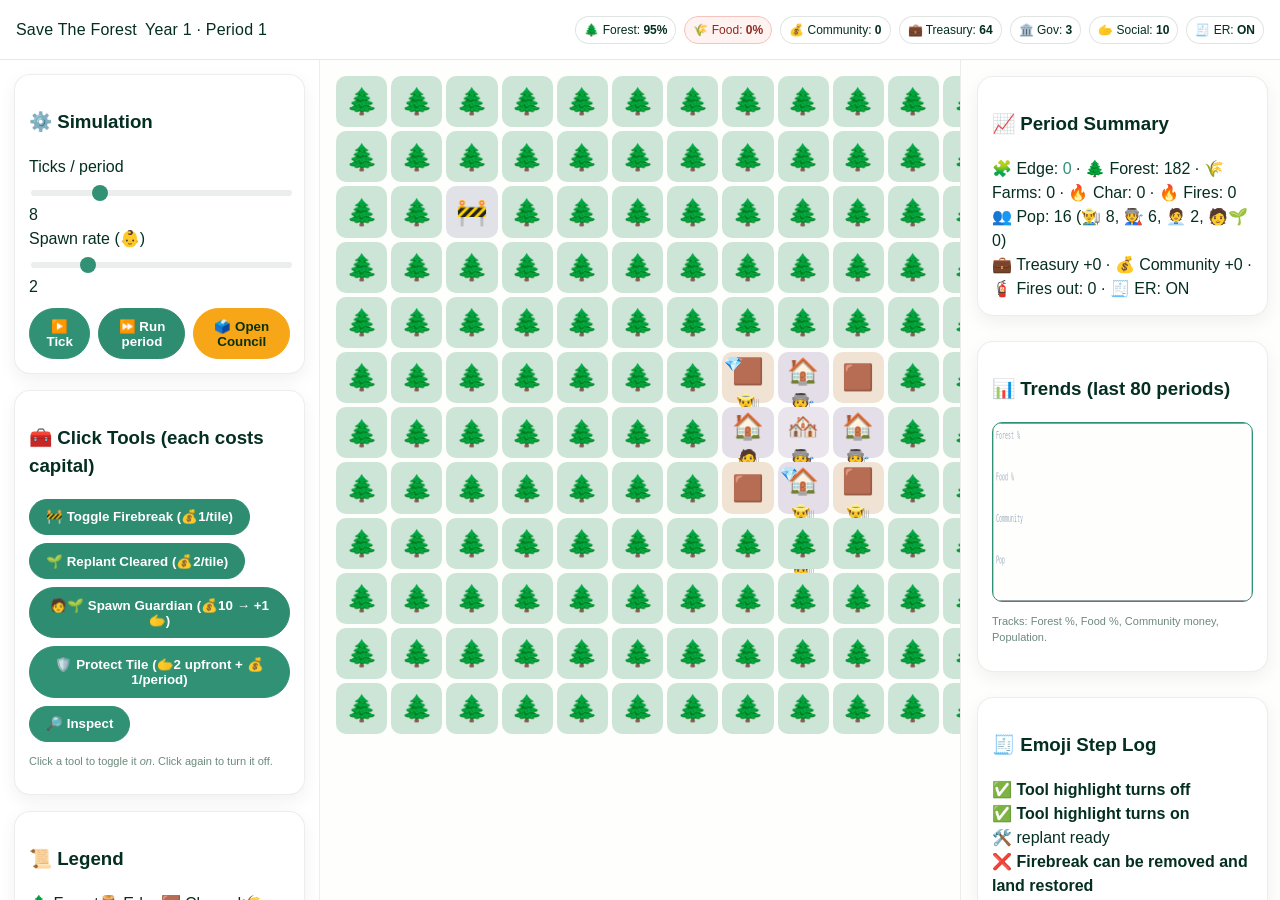
<file: index.html>
<!DOCTYPE html>
<html lang="en">
<head>
  <meta charset="utf-8" />
  <meta name="viewport" content="width=device-width, initial-scale=1" />
  <title>Save The Forest</title>

  <!-- Meta / Icons (optional: add your own assets) -->
  <meta name="theme-color" content="#319175" />
  <link rel="icon" href="/assets/ramo-favicon.png" />

  <!-- Styles -->
  <link rel="stylesheet" href="/styles.css" />
</head>
<body>
  <noscript>
    <div class="card" style="margin:16px">This game requires JavaScript to run.</div>
  </noscript>

  <!-- Header / HUD -->
  <header>
    <div class="title">Save The Forest<span id="season">Year 1 · Period 1</span>
    </div>
    <div class="hud" role="status" aria-live="polite">
      <span class="pill" id="pillForest">🌲 Forest: <b id="statForest">-</b></span>
      <span class="pill" id="pillFood">🌾 Food: <b id="statFood">-</b></span>
      <span class="pill" id="pillComm">💰 Community: <b id="statComm">0</b></span>
      <span class="pill">💼 Treasury: <b id="statMoney">50</b></span>
      <span class="pill">🏛️ Gov: <b id="statGov">3</b></span>
      <span class="pill">🫱 Social: <b id="statSoc">3</b></span>
      <span class="pill" id="pillER">🧾 ER: <b id="statER">off</b></span>
    </div>
  </header>

<!-- App -->
  <main class="app" id="app" role="main">
    <!-- Left Sidebar -->
    <aside class="left">
      <section class="card" aria-labelledby="sim-title">
        <h3 id="sim-title">⚙️ Simulation</h3>
        <label for="ticksPer">Ticks / period</label>
        <div>
          <input id="ticksPer" type="range" min="4" max="20" value="8" aria-describedby="ticksLbl" />
          <span id="ticksLbl">8</span>
        </div>
        <label for="spawnRate">Spawn rate (👶)</label>
        <div>
          <input id="spawnRate" type="range" min="0" max="10" value="2" aria-describedby="spawnLbl" />
          <span id="spawnLbl">2</span>
        </div>
        <div class="actions" aria-label="Simulation actions">
          <button type="button" class="btn" id="btnTick">▶️ Tick</button>
          <button type="button" class="btn good" id="btnRun">⏩ Run period</button>
          <button type="button" class="btn warn" id="btnCouncil">🗳️ Open Council</button>
        </div>
      </section>

      <section class="card" aria-labelledby="tools-title">
        <h3 id="tools-title">🧰 Click Tools (each costs capital)</h3>
        <div class="tool-list">
          <button type="button" class="btn good" id="toolFirebreak" aria-pressed="false">🚧 Toggle Firebreak (💰1/tile)</button>
          <button type="button" class="btn good" id="toolReplant" aria-pressed="false">🌱 Replant Cleared (💰2/tile)</button>
          <button type="button" class="btn good" id="toolGuardian">🧑‍🌱 Spawn Guardian (💰10 → +1🫱)</button>
          <button type="button" class="btn" id="toolProtect" aria-pressed="false">🛡️ Protect Tile (🫱2 upfront + 💰1/period)</button>
          <button type="button" class="btn" id="toolInspect" aria-pressed="false">🔎 Inspect</button>
        </div>
        <p class="hint">Click a tool to toggle it <em>on</em>. Click again to turn it off.</p>
      </section>

      <section class="card" aria-labelledby="legend-title">
        <h3 id="legend-title">📜 Legend</h3>
        <div class="legend" aria-label="Legend">
          <span>🌲 Forest</span><span>🪵 Edge</span><span>🟫 Cleared</span><span>🌾 Farm</span><span>🔥 Char</span><span>🚧 Firebreak</span>
          <span>🏘️ Village</span><span>🏠 Hut</span><span>🌱 Replant</span><span>🧑‍🌱 Guardian</span><span>🛡️ Protected</span><span>🔥 Fire (wild)</span>
        </div>
      </section>

      <section class="card" aria-labelledby="goals-title">
        <h3 id="goals-title">🎯 Goals</h3>
        <p class="hint">Lose if 🌲 &lt;20% or 🌾 &lt;30% for 3 consecutive periods. Win: keep 🌲 &gt;40% after 10 years with growing 💰 community.</p>
      </section>

      <section class="card" aria-labelledby="tests-title">
        <h3 id="tests-title">🧪 Tests</h3>
        <div class="hint" id="testbar">Will run on load…</div>
      </section>
    </aside>

    <!-- Center + Right -->
    <section class="right">
      <div class="boardWrap">
        <div id="board" class="board" role="grid" aria-label="Game board"></div>

        <!-- Fixed right panel -->
        <div class="sidepanel">
          <section class="card" aria-labelledby="summary-title">
            <h3 id="summary-title">📈 Period Summary</h3>
            <div id="summary">—</div>
          </section>

          <section class="card" aria-labelledby="trends-title">
            <h3 id="trends-title">📊 Trends (last 80 periods)</h3>
            <canvas id="trend" width="520" height="180" aria-label="Trends chart"></canvas>
            <p class="hint">Tracks: Forest %, Food %, Community money, Population.</p>
          </section>

          <section class="card" aria-labelledby="log-title">
            <h3 id="log-title">🧾 Emoji Step Log</h3>
            <div class="log" id="log" aria-live="polite"></div>
          </section>
        </div>
      </div>
    </section>
  </main>

  <!-- Council Modal -->
  <div class="modal" id="councilModal" role="dialog" aria-modal="true" aria-labelledby="council-title">
    <div class="dialog">
      <h2 id="council-title">🏛️ Period Council — Interventions (spend capitals)</h2>

      <div class="council">
        <div class="card" style="margin:0">
          <b>📜 Land Tenure</b>
          <div class="hint">Cost: 🏛️2 + 🫱1. Enables consolidation & value chains.</div>
          <button type="button" class="btn" data-action="tenure">Launch</button>
        </div>
        <div class="card" style="margin:0">
          <b>🌾 Value Chains</b>
          <div class="hint">Cost: 🫱2 + 💰25. Convert 3 👨‍🌾 to high-value farmers.</div>
          <button type="button" class="btn" data-action="valueChains">Introduce</button>
        </div>
        <div class="card" style="margin:0">
          <b>🌾 Consolidate Farms</b>
          <div class="hint">Cost: 🫱2 + 🏛️1. Requires Tenure.</div>
          <button type="button" class="btn" data-action="consolidate">Apply</button>
        </div>
        <div class="card" style="margin:0">
          <b>🧑‍🌱 Guardians (x3)</b>
          <div class="hint">Cost: 💰40. Patrol, replant, fight fires, deter.</div>
          <button type="button" class="btn" data-action="guardians">Hire</button>
        </div>
        <div class="card" style="margin:0">
          <b>🚧 Firebreak Network</b>
          <div class="hint">Cost: 💰25 + 🫱1. Slows edge/fire spread.</div>
          <button type="button" class="btn" data-action="firebreaks">Build</button>
        </div>
        <div class="card" style="margin:0">
          <b>💵 Pay-to-Not-Cut (ER)</b>
          <div class="hint">Cost: 💰20. 30% fewer cuts next period. Earn 10💰 (+1🫱).</div>
          <button type="button" class="btn" data-action="er">Start</button>
        </div>
        <div class="card" style="margin:0">
          <b>🌱 Replanting Drive</b>
          <div class="hint">Cost: 💰30. Convert 8 🟫 → 🌱 → 🌲 (+15💰 later).</div>
          <button type="button" class="btn" data-action="replantDrive">Plant</button>
        </div>
        <div class="card" style="margin:0">
          <b>🧑‍💼 Entrepreneur Shift</b>
          <div class="hint">Cost: 💰20. 1 🧑‍💼 funds guardians instead of cutters.</div>
          <button type="button" class="btn" data-action="entShift">Persuade</button>
        </div>
      </div>

      <div class="actions">
        <button type="button" class="btn" id="closeCouncil">Done</button>
      </div>
    </div>
  </div>

  <script src="/game.js" defer></script>
</body>
</html>
</file>
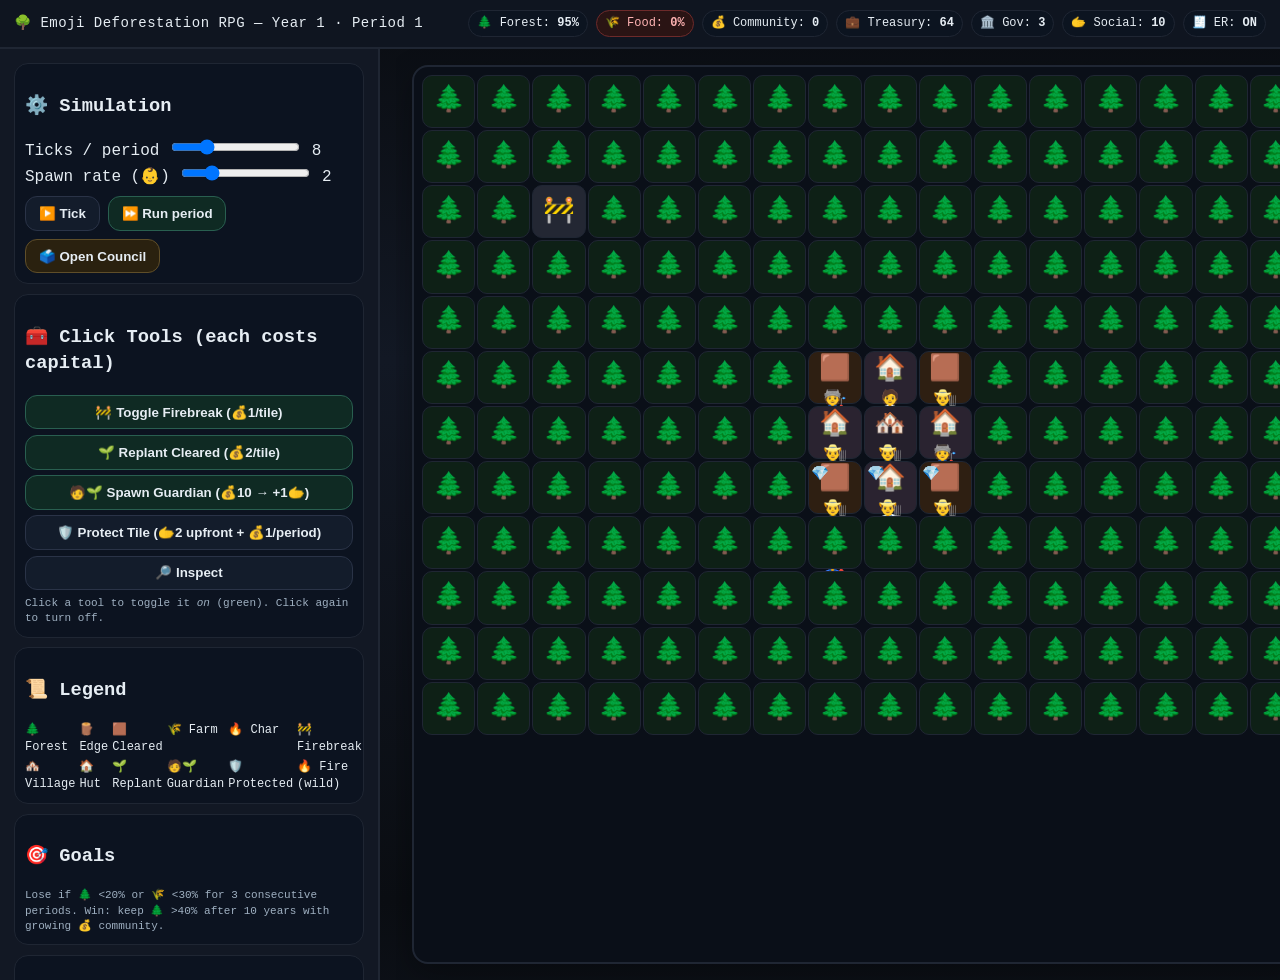
<file: emoji_deforestation_rpg_run (1).html>
<!DOCTYPE html>
<html lang="en">
<head>
<meta charset="utf-8" />
<meta name="viewport" content="width=device-width, initial-scale=1" />
<title>🌳 Emoji Deforestation RPG — v9</title>
<style>
  :root{
    --bg:#0b0e13; --panel:#121824; --ink:#e6edf3; --muted:#9fb0c1; --accent:#6be675; --warn:#f8b84e; --bad:#ff6b6b; --good:#6be6b7;
    --tile:3.2rem; --gap:.25rem;
  }
  html,body{height:100%}
  body{margin:0;background:linear-gradient(180deg,#0a0d12,#121824 40%,#0a0d12);color:var(--ink);font:16px/1.4 "Press Start 2P", ui-monospace, Menlo, Monaco, Consolas, "Courier New", monospace}
  @font-face{font-family:'Press Start 2P';src:local('Courier New')}
  .app{display:grid;grid-template-columns:380px 1fr;gap:1rem;height:100%}
  .left{background:var(--panel);padding:14px;border-right:2px solid #1f2633;display:flex;flex-direction:column;overflow:auto}
  .right{display:flex;flex-direction:column}
  header{display:flex;align-items:center;gap:.6rem;padding:10px 14px;border-bottom:2px solid #1f2633;background:#0f1520}
  header .title{font-size:14px;letter-spacing:.5px}
  .hud{display:flex;gap:.5rem;align-items:center;margin-left:auto}
  .pill{padding:.25rem .5rem;border-radius:999px;background:#0c1420;border:1px solid #1f2633;font-size:12px}
  .pill.red{background:#2a1414;border-color:#6d2a2a;color:#ffb3b3}
  .stats{display:grid;grid-template-columns:repeat(3,1fr);gap:.25rem;margin-top:.5rem}
  .stat{background:#0c1220;border:1px solid #1f2633;padding:.5rem;border-radius:10px;text-align:center}
  .stat b{display:block;font-size:12px;color:var(--muted)}
  .meter{height:8px;background:#0b1322;border:1px solid #1f2633;border-radius:6px;overflow:hidden;margin-top:.4rem}
  .meter > i{display:block;height:100%;background:linear-gradient(90deg,var(--accent),#48c2ff);width:30%}
  .card{background:#0c1320;border:1px solid #1f2633;border-radius:14px;padding:10px;margin-bottom:.6rem}
  .btn{appearance:none;border:1px solid #2a3347;background:#131c2b;color:var(--ink);padding:.55rem .8rem;border-radius:12px;font-weight:700;cursor:pointer;transition:.15s}
  .btn.good{border-color:#295f50;background:#0f2a23}
  .btn.warn{border-color:#5f4e29;background:#2a210f}
  .btn:disabled{opacity:.45;cursor:not-allowed;filter:grayscale(.2)}
  /* tool selection highlight */
  .btn.is-on{box-shadow:0 0 0 2px var(--accent) inset, 0 0 10px rgba(107,230,117,.25); background:#0f2a23; border-color:#2c7c52}
  /* council button used state */
  .council .btn.used{box-shadow:0 0 0 2px #48c2ff inset; background:#0e1a2a; border-color:#356a9e}
  .council .btn.used::after{content:" ✓"}

  .boardWrap{flex:1;display:flex;gap:1rem;padding:1rem;overflow:auto}
  .board{display:grid;grid-template-columns:repeat(var(--w), var(--tile));grid-auto-rows:var(--tile);gap:var(--gap);background:#0a0f18;padding:.5rem;border:2px solid #1f2633;border-radius:16px;box-shadow:0 10px 30px rgba(0,0,0,.3)}
  .tile{width:var(--tile);height:var(--tile);display:grid;place-items:center;border-radius:10px;border:1px solid #1f2633;font-size:1.6rem;user-select:none;position:relative}
  /* Clearer backgrounds by type */
  .tile.t-forest{background:#0e2016}
  .tile.t-edge{background:#163421; box-shadow:0 0 0 2px #39d98a inset}
  .tile.t-clear{background:#2e1f12}
  .tile.t-farm{background:#2f2f15}
  .tile.t-char{background:#331616}
  .tile.t-replant{background:#123122}
  .tile.t-firebreak{background:#232733}
  .tile.t-vill{background:#25202c}
  .tile.t-hut{background:#2a2330}
  .tile.t-burn{background:#4a1610; box-shadow:0 0 0 2px #ff4d2e inset}
  .tile .flag{position:absolute;right:2px;bottom:2px;font-size:.95rem;opacity:.95}
  .badge{position:absolute;left:2px;top:2px;font-size:.9rem;opacity:.9}
  .modal{position:fixed;inset:0;display:none;align-items:center;justify-content:center;background:rgba(0,0,0,.6)}
  .modal.show{display:flex}
  .dialog{width:min(960px,92vw);background:#0c1320;border:2px solid #2a3347;border-radius:18px;padding:14px}
  .edge{color:#89d16b}
  .hint{font-size:11px;color:#9fb0c1}
  canvas#trend{width:100%;height:180px;background:#0a0f18;border:1px solid #1f2633;border-radius:10px}
  /* scrollable step log */
  .log{height:240px; overflow:auto;}
</style>
</head>
<body>
  <header>
    <div class="title">🌳 Emoji Deforestation RPG — <span id="season">Year 1 · Period 1</span></div>
    <div class="hud">
      <span class="pill" id="pillForest">🌲 Forest: <b id="statForest">-</b></span>
      <span class="pill" id="pillFood">🌾 Food: <b id="statFood">-</b></span>
      <span class="pill" id="pillComm">💰 Community: <b id="statComm">0</b></span>
      <span class="pill">💼 Treasury: <b id="statMoney">50</b></span>
      <span class="pill">🏛️ Gov: <b id="statGov">3</b></span>
      <span class="pill">🫱 Social: <b id="statSoc">3</b></span>
      <span class="pill" id="pillER">🧾 ER: <b id="statER">off</b></span>
    </div>
  </header>

  <div class="app">
    <aside class="left">
      <div class="card">
        <h3>⚙️ Simulation</h3>
        <label>Ticks / period <input id="ticksPer" type="range" min="4" max="20" value="8"/> <span id="ticksLbl">8</span></label>
        <label>Spawn rate (👶) <input id="spawnRate" type="range" min="0" max="10" value="2"/> <span id="spawnLbl">2</span></label>
        <div style="display:flex;gap:.5rem;margin-top:.5rem;flex-wrap:wrap">
          <button class="btn" id="btnTick">▶️ Tick</button>
          <button class="btn good" id="btnRun">⏩ Run period</button>
          <button class="btn warn" id="btnCouncil">🗳️ Open Council</button>
        </div>
      </div>

      <div class="card">
        <h3>🧰 Click Tools (each costs capital)</h3>
        <div style="display:grid;gap:.35rem">
          <button class="btn good" id="toolFirebreak" aria-pressed="false">🚧 Toggle Firebreak (💰1/tile)</button>
          <button class="btn good" id="toolReplant" aria-pressed="false">🌱 Replant Cleared (💰2/tile)</button>
          <button class="btn good" id="toolGuardian">🧑‍🌱 Spawn Guardian (💰10 → +1🫱)</button>
          <button class="btn" id="toolProtect" aria-pressed="false">🛡️ Protect Tile (🫱2 upfront + 💰1/period)</button>
          <button class="btn" id="toolInspect" aria-pressed="false">🔎 Inspect</button>
          <div class="hint">Click a tool to toggle it <em>on</em> (green). Click again to turn off.</div>
        </div>
      </div>

      <div class="card">
        <h3>📜 Legend</h3>
        <div style="display:grid;grid-template-columns:repeat(6,1fr);gap:.25rem;font-size:12px">
          <div>🌲 Forest</div><div>🪵 Edge</div><div>🟫 Cleared</div><div>🌾 Farm</div><div>🔥 Char</div><div>🚧 Firebreak</div><div>🏘️ Village</div><div>🏠 Hut</div><div>🌱 Replant</div><div>🧑‍🌱 Guardian</div><div>🛡️ Protected</div><div>🔥 Fire (wild)</div>
        </div>
      </div>

      <div class="card"><h3>🎯 Goals</h3>
        <div class="hint">Lose if 🌲 <20% or 🌾 <30% for 3 consecutive periods. Win: keep 🌲 >40% after 10 years with growing 💰 community.</div>
      </div>

      <div class="card">
        <h3>🧪 Tests</h3>
        <div class="hint" id="testbar">Will run on load…</div>
      </div>
    </aside>

    <section class="right">
      <div class="boardWrap">
        <div id="board" class="board"></div>
        <div style="min-width:360px;display:flex;flex-direction:column;gap:.6rem">
          <div class="card"><h3>📈 Period Summary</h3><div id="summary">—</div></div>
          <div class="card"><h3>📊 Trends (last 80 periods)</h3><canvas id="trend" width="520" height="180"></canvas><div class="hint">Tracks: Forest %, Food %, Community money, Population.</div></div>
          <div class="card"><h3>🧾 Emoji Step Log</h3><div class="log" id="log"></div></div>
        </div>
      </div>
    </section>
  </div>

  <div class="modal" id="councilModal">
    <div class="dialog">
      <h2>🏛️ Period Council — Interventions (spend capitals)</h2>
      <div class="council" style="display:grid;grid-template-columns:1fr 1fr;gap:.8rem">
        <div class="card" style="margin:0"><b>📜 Land Tenure</b><div class="hint">Cost: 🏛️2 + 🫱1. Enables consolidation & value chains.</div><button class="btn" data-action="tenure">Launch</button></div>
        <div class="card" style="margin:0"><b>🌾 Value Chains</b><div class="hint">Cost: 🫱2 + 💰25. Convert 3 👨‍🌾 to high-value farmers (intensify; +community; avoid sprawl when possible).</div><button class="btn" data-action="valueChains">Introduce</button></div>
        <div class="card" style="margin:0"><b>🌾 Consolidate Farms</b><div class="hint">Cost: 🫱2 + 🏛️1. Requires Tenure. Shrinks sprawl, boosts yield.</div><button class="btn" data-action="consolidate">Apply</button></div>
        <div class="card" style="margin:0"><b>🧑‍🌱 Guardians (x3)</b><div class="hint">Cost: 💰40. Patrol, 🌱, fight fires, deter. (Instant +1🫱 jobs)</div><button class="btn" data-action="guardians">Hire</button></div>
        <div class="card" style="margin:0"><b>🚧 Firebreak Network</b><div class="hint">Cost: 💰25 + 🫱1. Slows edge & fire spread along a line.</div><button class="btn" data-action="firebreaks">Build</button></div>
        <div class="card" style="margin:0"><b>💵 Pay-to-Not-Cut (ER)</b><div class="hint">Cost: 💰20. 30% fewer cuts next period. Earn 10💰 (+1🫱 goodwill)</div><button class="btn" data-action="er">Start</button></div>
        <div class="card" style="margin:0"><b>🌱 Replanting Drive</b><div class="hint">Cost: 💰30. Convert 8 🟫 → 🌱 → 🌲 (+15💰 later).</div><button class="btn" data-action="replantDrive">Plant</button></div>
        <div class="card" style="margin:0"><b>🧑‍💼 Entrepreneur Shift</b><div class="hint">Cost: 💰20. 1 🧑‍💼 funds guardians instead of cutters.</div><button class="btn" data-action="entShift">Persuade</button></div>
      </div>
      <div style="display:flex;justify-content:flex-end;gap:.5rem;margin-top:.6rem"><button class="btn" id="closeCouncil">Done</button></div>
    </div>
  </div>

<script>
(function(){
  const W=16,H=12; const boardEl=document.getElementById('board'); boardEl.style.setProperty('--w',W);
  const T={FOREST:'forest',EDGE:'edge',CLEAR:'clear',FARM:'farm',CHAR:'char',VILL:'vill',HUT:'hut',REPLANT:'replant',FIRE:'firebreak',BURN:'burn'};
  const EMO={forest:'🌲',edge:'🪵',clear:'🟫',farm:'🌾',char:'🔥',vill:'🏘️',hut:'🏠',replant:'🌱',firebreak:'🚧',burn:'🔥'};
  const P={FARMER:'farmer',CHAR:'char',ENT:'ent',GUARD:'guard'}; const P_EMO={farmer:'👨‍🌾',char:'🧑‍🏭',ent:'🧑‍💼',guard:'🧑‍🌱'};

  const S={
    grid:new Array(W*H), people:[], villages:[],
    money:50, gov:3, soc:3,
    community:0, morale:0.65,
    year:1, period:1, tick:0, ticksPer:8, spawnRate:2,
    tenure:false, consolidate:false, erActive:false, erCooldown:0,
    lastForestShare:1, foodPctLast:1, redForestStreak:0, redFoodStreak:0,
    periodIncomeTreasury:0, periodIncomeCommunity:0, periodReplants:0, periodDeters:0, periodConsolidated:0, periodFiresOut:0,
    councilUsed:{}
  };

  const HIST={forest:[], food:[], community:[], pop:[]};

  function idx(x,y){return y*W+x} function inb(x,y){return x>=0&&y>=0&&x<W&&y<H}
  function n4(x,y){return[[x+1,y],[x-1,y],[x,y+1],[x,y-1]].filter(([a,b])=>inb(a,b))}
  function clamp(v,min,max){return Math.max(min,Math.min(max,v))}
  function makeTile(type){return{type,age:0,degraded:0,firebreak:false,prevTypeFB:null,replantedAge:0,x:0,y:0,hasGuardian:false,protected:false,burning:false,prevType:null}}
  function tileAt(x,y){ if(!inb(x,y)) return null; const i=idx(x,y); let t=S.grid[i]; if(!t){ t=makeTile(T.FOREST); t.x=x;t.y=y; S.grid[i]=t; } return t; }

  function init(){
    for(let y=0;y<H;y++) for(let x=0;x<W;x++){ const t=makeTile(T.FOREST); t.x=x;t.y=y; S.grid[idx(x,y)]=t; }
    const cx=Math.floor(W/2), cy=Math.floor(H/2); const village=[];
    for(let y=cy-1;y<=cy+1;y++) for(let x=cx-1;x<=cx+1;x++){ if(inb(x,y)){ const t=makeTile((x===cx&&y===cy)?T.VILL:T.CLEAR); t.x=x;t.y=y; S.grid[idx(x,y)]=t; village.push({x,y}); } }
    S.villages=village; for(const [x,y] of n4(cx,cy)){ const t=tileAt(x,y); if(t&&t.type!==T.VILL) t.type=T.HUT; }
    for(let i=0;i<8;i++) S.people.push(makePerson(P.FARMER)); for(let i=0;i<6;i++) S.people.push(makePerson(P.CHAR)); for(let i=0;i<2;i++) S.people.push(makePerson(P.ENT));
    render(); log('🧭 New game started.');
  }
  function makePerson(kind){ const v=S.villages[Math.floor(Math.random()*S.villages.length)]||{x:Math.floor(W/2),y:Math.floor(H/2)}; return {kind,x:v.x,y:v.y,hired:false,wealth:0,valueChain:false} }

  const el={
    season:by('season'), log:by('log'), summary:by('summary'), testbar:by('testbar'),
    statForest:by('statForest'), statFood:by('statFood'), statComm:by('statComm'), statER:by('statER'), pillER:by('pillER'),
    pillForest:by('pillForest'), pillFood:by('pillFood'), pillComm:by('pillComm'),
    statMoney:by('statMoney'), statGov:by('statGov'), statSoc:by('statSoc'),
    council:by('councilModal'), chart:by('trend')
  }; function by(id){return document.getElementById(id)}

  function render(){
    boardEl.innerHTML='';
    for(let y=0;y<H;y++){
      for(let x=0;x<W;x++){
        const t=tileAt(x,y); const d=document.createElement('div'); d.className='tile t-'+t.type; d.dataset.x=x; d.dataset.y=y;
        let emoji=EMO.clear; switch(t.type){case T.FOREST:emoji=EMO.forest;break;case T.EDGE:emoji=EMO.edge;break;case T.CLEAR:emoji=EMO.clear;break;case T.FARM:emoji=EMO.farm;break;case T.CHAR:emoji=EMO.char;break;case T.VILL:emoji=EMO.vill;break;case T.HUT:emoji=EMO.hut;break;case T.REPLANT:emoji=EMO.replant;break;case T.FIRE:emoji=EMO.firebreak;break;case T.BURN:emoji=EMO.burn;break}
        d.textContent=t.firebreak?EMO.firebreak:emoji; if(t.protected){const f=document.createElement('span'); f.className='flag'; f.textContent='🛡️'; d.appendChild(f);} boardEl.appendChild(d);
      }
    }
    // people
    for(const p of S.people){ const i=idx(p.x,p.y); const cell=boardEl.children[i]; if(cell){ const s=document.createElement('span'); s.textContent=P_EMO[p.kind]; s.style.fontSize='1.2rem'; cell.appendChild(s); if(p.valueChain){ const b=document.createElement('span'); b.className='badge'; b.textContent='💎'; cell.appendChild(b); } } }

    // metrics
    el.statMoney.textContent=Math.floor(S.money); el.statGov.textContent=S.gov; el.statSoc.textContent=S.soc;
    const forestShare = getForestShare(); const foodPct = getFoodPercent();
    el.statForest.textContent=(forestShare*100).toFixed(0)+'%';
    el.statFood.textContent=(foodPct*100).toFixed(0)+'%';
    el.statComm.textContent=Math.floor(S.community);
    el.statER.textContent=S.erActive? 'ON' : 'off'; el.pillER.style.opacity=S.erActive? '1':'0.7';
    toggleRed(el.pillForest, forestShare<.20);
    toggleRed(el.pillFood, foodPct<.30);
    el.season.textContent=`Year ${S.year} · Period ${S.period}`;
    updateSummary();
  }
  function toggleRed(elem, isRed){ elem.classList.toggle('red', !!isRed); }
  function log(msg){ const line=document.createElement('div'); line.innerHTML=msg; el.log.prepend(line); }

  // --- Fire system ---
  function ignite(x,y){ const t=tileAt(x,y); if(!t||t.burning) return; if(t.type===T.FIRE||t.type===T.VILL||t.type===T.HUT) return; t.prevType=t.type; t.type=T.BURN; t.burning=true; log(`🔥 Fire started at (${x},${y})`); }
  function maybeStartFires(){
    for(let y=0;y<H;y++) for(let x=0;x<W;x++){
      const t=tileAt(x,y); if(!t||t.burning) continue; let p=0; // base chance
      if(t.type===T.CHAR) p=0.05; else if(t.type===T.EDGE) p=0.012; else if(t.type===T.FARM) p=0.008; else if(t.type===T.CLEAR) p=0.006; else if(t.type===T.REPLANT) p=0.006; else if(t.type===T.FOREST) p=0.004; if(Math.random()<p) ignite(x,y);
    }
  }
  function spreadFires(){
    const burning=[]; for(let y=0;y<H;y++) for(let x=0;x<W;x++){ const t=tileAt(x,y); if(t&&t.burning) burning.push([x,y]); }
    for(const [x,y] of burning){ for(const [nx,ny] of n4(x,y)){ const nt=tileAt(nx,ny); if(!nt||nt.burning) continue; if(nt.type===T.FIRE) continue; if(nt.protected) continue; const chance = (nt.type===T.FOREST||nt.type===T.REPLANT)?0.35 : (nt.type===T.EDGE||nt.type===T.FARM?0.25:0.15); if(Math.random()<chance) ignite(nx,ny); } }
  }
  function burnoutFires(){ for(let y=0;y<H;y++) for(let x=0;x<W;x++){ const t=tileAt(x,y); if(t&&t.burning){ t.burning=false; t.type=T.CLEAR; t.prevType=null; } } }

  function tick(){
    S.tick++;
    maybeStartFires();
    for(const p of S.people) actPerson(p);
    spreadFires();
    for(const t of S.grid){ if(!t) continue; if(t.type===T.FARM){ t.age++; if(t.age>8){ t.degraded=3; t.type=T.CLEAR; t.age=0; log('🥀 Farm exhausted → fallow 3 periods.'); }} if(t.type===T.REPLANT){ t.replantedAge++; if(t.replantedAge>=2){ t.type=T.FOREST; S.money+=15; S.periodIncomeTreasury+=15; log('💨🌱→🌲 Carbon credits +15💰'); }} if(t.degraded>0){ t.degraded--; } t.hasGuardian=false; }
    burnoutFires();

    if(S.tick>=S.ticksPer) periodEnd();
    render();
  }

  function actPerson(p){
    if(p.kind===P.ENT){ if(Math.random()<.25){ const t=Math.random()<.5?P.FARMER:P.CHAR; const np=makePerson(t); np.hired=true; S.people.push(np); log(`🧑‍💼 hired ${P_EMO[t]}`);} p.wealth+=.5; return; }

    if(p.kind===P.GUARD){
      let t=tileAt(p.x,p.y); if(t&&t.burning){ extinguish(t); return; }
      const fireTarget=nearestBurn(p.x,p.y); if(fireTarget){ moveToward(p,fireTarget); t=tileAt(p.x,p.y); if(t&&t.burning){ extinguish(t); return; } for(const [nx,ny] of n4(p.x,p.y)){ const nt=tileAt(nx,ny); if(nt&&nt.burning){ extinguish(nt); return; } } }
      const dirs=n4(p.x,p.y); const [nx,ny]=dirs[Math.floor(Math.random()*dirs.length)]||[p.x,p.y]; p.x=nx; p.y=ny; t=tileAt(p.x,p.y); if(t){ t.hasGuardian=true; if(t.type===T.CLEAR){ t.type=T.REPLANT; t.replantedAge=0; S.periodReplants++; log('🧑‍🌱🌱 replanted'); } }
      return;
    }

    const target=nearestEdge(p.x,p.y); if(!target) return; if(S.erActive && Math.random()<0.3){ log('💵🧾 ER skip'); return; }
    moveToward(p,target); const t2=tileAt(p.x,p.y); if(!t2||t2.protected) return;
    if(t2.type===T.FOREST){ t2.type=T.EDGE; log('🪵 new edge'); return; }
    if(t2.type===T.EDGE){
      const slowed=t2.firebreak && Math.random()<0.7; if(slowed){ log('🚧 firebreak slowed'); return; }
      if(p.kind===P.FARMER){
        const isVC = !!p.valueChain;
        if(isVC){
          const alt=findNearbyType(p.x,p.y,T.CLEAR);
          if(alt){ const t3=tileAt(alt.x,alt.y); t3.type=T.FARM; t3.age=0; p.wealth+=3; S.money+=5; S.community+=5; S.periodIncomeTreasury+=5; S.periodIncomeCommunity+=5; S.periodConsolidated++; log('👨‍🌾💎 Intensified on existing land (+5💰, +5 community, no new edge)'); return; }
          if(Math.random()<0.5){ log('👨‍🌾💎 held off expansion to avoid sprawl'); return; }
        }
        const bias=(S.consolidate||S.tenure)?0.6:0.2;
        if(Math.random()<bias){ const alt=findNearbyType(p.x,p.y,T.CLEAR); if(alt){ const t3=tileAt(alt.x,alt.y); t3.type=T.FARM; t3.age=0; p.wealth+=2; S.money+=3; S.community+=2; S.periodIncomeTreasury+=3; S.periodIncomeCommunity+=2; S.periodConsolidated++; log('👨‍🌾➡️🌾 consolidated +3💰 treasury, +2 community'); return; } }
        t2.type=T.FARM; t2.age=0; p.wealth+=2; S.money+=4; S.community+=3; S.periodIncomeTreasury+=4; S.periodIncomeCommunity+=3; log('👨‍🌾🌾 +4💰 treasury, +3 community');
      } else if(p.kind===P.CHAR){ t2.type=T.CHAR; p.wealth+=1; S.money+=2; S.community+=1; S.periodIncomeTreasury+=2; S.periodIncomeCommunity+=1; log('🧑‍🏭🔥 +2💰 treasury, +1 community'); }
      return; }
    if(anyGuardianNear(p.x,p.y) && Math.random()<0.4){ S.periodDeters++; log('🧑‍🌱 deterred'); return; }
  }

  function extinguish(t){ if(!t||!t.burning) return; t.burning=false; t.type=t.prevType||T.CLEAR; t.prevType=null; S.periodFiresOut++; log('🧑‍🌱🧯 Fire extinguished'); }

  function anyGuardianNear(x,y){ for(const [ax,ay] of n4(x,y)){ const t=tileAt(ax,ay); if(t && t.hasGuardian) return true; } return false; }
  function nearestEdge(x,y){ const q=[[x,y]]; const seen=new Set([x+","+y]); while(q.length){ const [cx,cy]=q.shift(); const t=tileAt(cx,cy); if(t && (t.type===T.FOREST||t.type===T.EDGE)) return {x:cx,y:cy}; for(const [nx,ny] of n4(cx,cy)){ const k=nx+","+ny; if(!seen.has(k)){ seen.add(k); q.push([nx,ny]); } } } return null; }
  function nearestBurn(x,y){ const q=[[x,y]]; const seen=new Set([x+","+y]); while(q.length){ const [cx,cy]=q.shift(); const t=tileAt(cx,cy); if(t && t.burning) return {x:cx,y:cy}; for(const [nx,ny] of n4(cx,cy)){ const k=nx+","+ny; if(!seen.has(k)){ seen.add(k); q.push([nx,ny]); } } } return null; }
  function moveToward(p,target){ const dx=Math.sign(target.x-p.x), dy=Math.sign(target.y-p.y); if(Math.random()<0.5){ if(inb(p.x+dx,p.y)) p.x+=dx; else if(inb(p.x,p.y+dy)) p.y+=dy; } else { if(inb(p.x,p.y+dy)) p.y+=dy; else if(inb(p.x+dx,p.y)) p.x+=dx; } }
  function findNearbyType(x,y,type){ for(const [nx,ny] of n4(x,y)){ const t=tileAt(nx,ny); if(t && t.type===type) return {x:nx,y:ny}; } return null; }

  function getForestShare(){ return S.grid.filter(t=>t && (t.type===T.FOREST||t.type===T.REPLANT)).length/(W*H); }
  function getFoodPercent(){ const pop=S.people.length; const farms=S.grid.filter(t=>t && t.type===T.FARM).length; const produced = farms * 1.0; const need = Math.max(1, pop*0.6); return clamp(produced/need,0,1); }

  function periodEnd(){
    S.tick=0; S.period++;

    const forestShare=getForestShare(); const foodPct=getFoodPercent();

    // births
    const births=Math.floor(S.spawnRate/2 + Math.random()*S.spawnRate); for(let i=0;i<births;i++){ const r=Math.random(); const kind=r<.5?P.FARMER:(r<.8?P.CHAR:P.FARMER); S.people.push(makePerson(kind)); } if(births>0) log(`👶 +${births}`);

    // ER cooldown
    if(S.erActive){ S.erCooldown--; if(S.erCooldown<=0){ S.erActive=false; log('🧾 ER ended'); }}

    // 🛡️ Protect upkeep — cost per protected tile
    const protectedCount=S.grid.filter(t=>t&&t.protected).length; if(protectedCount>0){ const cost=protectedCount*1; S.money=Math.max(0,S.money-cost); log(`🛡️ Upkeep for ${protectedCount} protected tiles: -${cost}💰`); }

    // SOCIAL CAPITAL
    if(forestShare > S.lastForestShare + 0.02){ S.soc++; log('🫱 +1 (forest trending up)'); }
    if(S.periodIncomeCommunity >= 6){ S.soc++; log('🫱 +1 (community earned well)'); }
    if(S.periodReplants >= 3){ S.soc++; log('🫱 +1 (replanted ≥3 tiles)'); }
    if(S.periodDeters >= 3){ S.soc++; log('🫱 +1 (guardians deterred cutters)'); }
    if(S.periodConsolidated >= 2){ S.soc++; log('🫱 +1 (consolidated farms)'); }
    if(S.periodFiresOut >= 1){ S.soc++; log('🫱 +1 (firefighting response)'); }
    if(foodPct > S.foodPctLast + 0.02){ S.soc++; log('🫱 +1 (food security rising)'); }
    if(foodPct < 0.30){ S.soc = Math.max(0, S.soc-1); log('🫱 -1 (food insecurity)'); }

    // red streaks
    if(forestShare < .20) S.redForestStreak++; else S.redForestStreak=0;
    if(foodPct < .30) S.redFoodStreak++; else S.redFoodStreak=0;
    if(S.redForestStreak>=3 || S.redFoodStreak>=3){ alert('💀 Crisis persisted for 3 periods (Forest or Food). You lose.'); return reset(); }

    // morale
    S.morale = clamp(.5 + (S.money/2000) + (forestShare-.4), .2, .95);

    // year change
    if(S.period>4){ S.period=1; S.year++; log('📅 New Year'); }

    // win
    if(S.year>10 && forestShare>.4){ alert('🏆 You protected the forest and community wealth. You win!'); return reset(); }

    S.lastForestShare=forestShare; S.foodPctLast=foodPct;

    // push metrics to history & draw chart
    pushHistory(forestShare*100, foodPct*100, S.community, S.people.length);
    drawChart();

    // reset per-period counters
    S.periodIncomeTreasury=0; S.periodIncomeCommunity=0; S.periodReplants=0; S.periodDeters=0; S.periodConsolidated=0; S.periodFiresOut=0;

    render(); openCouncil();
  }

  // Council
  function openCouncil(){ S.councilUsed={}; document.querySelectorAll('#councilModal [data-action]').forEach(b=>b.classList.remove('used')); el.council.classList.add('show'); updateSummary(); updateCouncilButtons(); }
  function closeCouncil(){ el.council.classList.remove('show'); }
  function updateSummary(){ const forests=S.grid.filter(t=>t && (t.type===T.FOREST||t.type===T.REPLANT)).length; const farms=S.grid.filter(t=>t&&t.type===T.FARM).length; const chars=S.grid.filter(t=>t&&t.type===T.CHAR).length; const edge=S.grid.filter(t=>t&&t.type===T.EDGE).length; const fires=S.grid.filter(t=>t&&t.type===T.BURN).length; el.summary.innerHTML = `<div>🧩 Edge: <span class="edge">${edge}</span> · 🌲 Forest: ${forests} · 🌾 Farms: ${farms} · 🔥 Char: ${chars} · 🔥 Fires: ${fires}</div><div>👥 Pop: ${S.people.length} (👨‍🌾 ${S.people.filter(p=>p.kind===P.FARMER).length}, 🧑‍🏭 ${S.people.filter(p=>p.kind===P.CHAR).length}, 🧑‍💼 ${S.people.filter(p=>p.kind===P.ENT).length}, 🧑‍🌱 ${S.people.filter(p=>p.kind===P.GUARD).length})</div><div>💼 Treasury +${S.periodIncomeTreasury} · 💰 Community +${S.periodIncomeCommunity} · 🧯 Fires out: ${S.periodFiresOut} · 🧾 ER: ${S.erActive?'ON':'off'}</div>`; }
  function updateCouncilButtons(){ const canTen=S.gov>=2&&S.soc>=1; const canCon=S.tenure&&S.soc>=2&&S.gov>=1; const canGuard=S.money>=40; const canFB=S.money>=25&&S.soc>=1; const canER=S.money>=20; const canRep=S.money>=30; const canVC=S.soc>=2&&S.money>=25; const canEnt=S.money>=20; setDis('[data-action="tenure"]',!canTen); setDis('[data-action="consolidate"]',!canCon); setDis('[data-action="guardians"]',!canGuard); setDis('[data-action="firebreaks"]',!canFB); setDis('[data-action="er"]',!canER); setDis('[data-action="replantDrive"]',!canRep); setDis('[data-action="valueChains"]',!canVC); setDis('[data-action="entShift"]',!canEnt); }
  function setDis(sel,dis){ const b=document.querySelector(sel); if(b) b.disabled=dis; }

  function applyAction(name){ let ok=false; switch(name){
      case 'tenure': if(S.gov>=2 && S.soc>=1 && !S.tenure){ S.gov-=2; S.soc-=1; S.tenure=true; S.soc++; log('📜 Tenure established (+1 🫱 support)'); ok=true; } else if(S.tenure){ log('ℹ️ Tenure already established'); } break;
      case 'consolidate': if(S.tenure && S.soc>=2 && S.gov>=1){ S.soc-=2; S.gov-=1; S.consolidate=true; log('🌾 Consolidation running'); ok=true; } break;
      case 'guardians': if(S.money>=40){ S.money-=40; for(let i=0;i<3;i++) S.people.push(makePerson(P.GUARD)); S.soc++; log('🧑‍🌱 +3 guardians (+1 🫱 jobs)'); ok=true; } break;
      case 'firebreaks': if(S.money>=25 && S.soc>=1){ S.money-=25; S.soc-=1; layAutoFirebreaks(); log('🚧 Firebreak network'); ok=true; } break;
      case 'er': if(S.money>=20){ S.money-=20; S.erActive=true; S.erCooldown=1; S.money+=10; S.soc++; log('🧾 ER credits +10💰 (+1 🫱 goodwill). Active next period.'); ok=true; } break;
      case 'replantDrive': if(S.money>=30){ S.money-=30; massReplant(8); log('🌱 Replant drive'); ok=true; } break;
      case 'valueChains': if(S.soc>=2 && S.money>=25){ S.soc-=2; S.money-=25; convertFarmersToValue(3); S.soc++; log('🥕 Value chains started: 3 farmers intensified (+1 🫱)'); ok=true; } break;
      case 'entShift': if(S.money>=20){ S.money-=20; const ent=S.people.find(p=>p.kind===P.ENT); if(ent) S.people.push(makePerson(P.GUARD)); log('🧑‍💼 → funds guardians'); ok=true; } break;
    }
    if(ok){ const b=document.querySelector(`[data-action="${name}"]`); if(b){ b.classList.add('used'); b.setAttribute('aria-pressed','true'); } S.councilUsed[name]=(S.councilUsed[name]||0)+1; }
    if(!ok) log('❗ Not enough capitals or already active'); render(); updateSummary(); updateCouncilButtons(); }

  // Tools (toggle highlight)
  let tool=null;
  const toolBtns={
    firebreak: by('toolFirebreak'),
    replant: by('toolReplant'),
    guardian: by('toolGuardian'),
    protect: by('toolProtect'),
    inspect: by('toolInspect')
  };
  function updateToolButtons(){ Object.entries(toolBtns).forEach(([k,btn])=>{ const on=(tool===k); btn.classList.toggle('is-on', on); btn.setAttribute('aria-pressed', on? 'true':'false'); }); }
  function setTool(name){
    // Guardian is immediate action, not a toggle tool
    if(name==='guardian'){
      if(S.money>=10){ S.money-=10; S.people.push(makePerson(P.GUARD)); S.soc++; log('🧑‍🌱 Guardian hired (+1 🫱 jobs)'); render(); }
      else log('❗ Need 💰10');
      return;
    }
    tool = (tool===name)? null : name; // toggle
    updateToolButtons();
    if(tool) log(`🛠️ ${tool} ready`);
  }

  boardEl.addEventListener('click', (e)=>{ const cell=e.target.closest('.tile'); if(!cell) return; const x=+cell.dataset.x, y=+cell.dataset.y; const t=tileAt(x,y); if(!t) return; switch(tool){
      case 'firebreak': if(S.money>=1){ S.money-=1; if(!t.firebreak){ t.prevTypeFB=t.type; t.firebreak=true; t.type=T.FIRE; log('🚧 placed (-1💰)'); } else { t.firebreak=false; t.type=t.prevTypeFB||T.CLEAR; t.prevTypeFB=null; log('🚧 removed (restored land)'); } render(); } else log('❗ Need 💰1'); break;
      case 'replant': if(t.type===T.CLEAR){ if(S.money>=2){ S.money-=2; t.type=T.REPLANT; t.replantedAge=0; S.periodReplants++; log('🌱 planted (-2💰)'); render(); } else log('❗ Need 💰2'); } break;
      case 'protect': if(!t.protected){ if(S.soc>=2){ S.soc-=2; t.protected=true; log('🛡️ protected (-2🫱 upfront; 💰1/period upkeep)'); render(); } else log('❗ Need 🫱2'); } else { t.protected=false; log('🛡️ protection removed'); render(); } break;
      case 'inspect': log(`🔎 (${x},${y}) ${t.type}${t.firebreak?' · 🚧':''}${t.protected?' · 🛡️':''}${t.degraded>0?` · fallow(${t.degraded})`:''}${t.burning?' · 🔥 burning':''}`); break;
    }
  });

  function layAutoFirebreaks(){ const y=Math.max(1, Math.min(H-2, Math.floor(H/2)+(Math.random()<.5?-2:2))); for(let x=2;x<W-2;x++){ const t=tileAt(x,y); t.prevTypeFB=t.type; t.firebreak=true; if(t.type!==T.VILL) t.type=T.FIRE; } }
  function massReplant(n){ const clears=S.grid.map((t,i)=>({t,i})).filter(o=>o.t&&o.t.type===T.CLEAR); for(let i=0;i<Math.min(n,clears.length);i++){ const pick=clears.splice(Math.floor(Math.random()*clears.length),1)[0]; const x=pick.i%W,y=Math.floor(pick.i/W); const t=tileAt(x,y); t.type=T.REPLANT; t.replantedAge=0; S.periodReplants++; } }
  function convertFarmersToValue(n){ const farmers=S.people.filter(p=>p.kind===P.FARMER && !p.valueChain); for(let i=0;i<Math.min(n,farmers.length);i++){ farmers[i].valueChain=true; farmers[i].wealth+=2; } }

  // Chart helpers
  function pushHistory(forest, food, community, pop){ const cap=80; HIST.forest.push(forest); HIST.food.push(food); HIST.community.push(community); HIST.pop.push(pop); for(const k of Object.keys(HIST)){ if(HIST[k].length>cap) HIST[k].shift(); } }
  function drawChart(){ const c=el.chart; const ctx=c.getContext('2d'); const Wc=c.width, Hc=c.height; ctx.clearRect(0,0,Wc,Hc); const pad=6; const rows=4; const rowH=(Hc-pad*2)/rows; const series=[{k:'forest',color:'#6be675',label:'Forest %',min:0,max:100},{k:'food',color:'#f8b84e',label:'Food %',min:0,max:100},{k:'community',color:'#6be6b7',label:'Community',min:0,max:Math.max(10,Math.max(...HIST.community,10))},{k:'pop',color:'#9fb0c1',label:'Pop',min:0,max:Math.max(5,Math.max(...HIST.pop,5))}]; ctx.font='10px monospace'; ctx.fillStyle='#9fb0c1'; ctx.strokeStyle='#2a3347'; ctx.lineWidth=1; ctx.strokeRect(0,0,Wc,Hc);
    series.forEach((s,ri)=>{ const y0=pad+ri*rowH; ctx.fillStyle='#9fb0c1'; ctx.fillText(s.label, 6, y0+10); const data=HIST[s.k]; if(data.length<2) return; const min=s.min, max=s.max; ctx.beginPath(); data.forEach((v,i)=>{ const x=pad + (i/(Math.max(1,data.length-1)))*(Wc-pad*2); const y=y0+rowH - ((v-min)/(max-min))*(rowH-12) - 2; if(i===0) ctx.moveTo(x,y); else ctx.lineTo(x,y); }); ctx.strokeStyle=s.color; ctx.lineWidth=1.5; ctx.stroke(); ctx.strokeStyle='#2a3347'; ctx.lineWidth=1; ctx.beginPath(); ctx.moveTo(pad,y0+rowH-1); ctx.lineTo(Wc-pad,y0+rowH-1); ctx.stroke(); }); }

  // Buttons
  document.getElementById('btnTick').onclick=()=>tick();
  document.getElementById('btnRun').onclick=()=>{ for(let i=0;i<S.ticksPer;i++) tick(); };
  document.getElementById('btnCouncil').onclick=()=>openCouncil(); document.getElementById('closeCouncil').onclick=()=>closeCouncil();
  document.querySelectorAll('[data-action]').forEach(b=>b.onclick=e=>applyAction(e.target.dataset.action));
  document.getElementById('ticksPer').oninput=e=>{ S.ticksPer=+e.target.value; document.getElementById('ticksLbl').textContent=S.ticksPer; };
  document.getElementById('spawnRate').oninput=e=>{ S.spawnRate=+e.target.value; document.getElementById('spawnLbl').textContent=S.spawnRate; };
  document.getElementById('toolFirebreak').onclick=()=>setTool('firebreak'); document.getElementById('toolReplant').onclick=()=>setTool('replant'); document.getElementById('toolGuardian').onclick=()=>setTool('guardian'); document.getElementById('toolProtect').onclick=()=>setTool('protect'); document.getElementById('toolInspect').onclick=()=>setTool('inspect');
  window.addEventListener('keydown',(e)=>{ if(e.key===' '){e.preventDefault();tick()} if(e.key==='Enter'){ for(let i=0;i<S.ticksPer;i++) tick(); } if(e.key==='c'){ openCouncil(); } })

  function reset(){ Object.assign(S,{money:50,gov:3,soc:3,community:0,morale:.65,year:1,period:1,tick:0,ticksPer:S.ticksPer,spawnRate:S.spawnRate,tenure:false,consolidate:false,erActive:false,erCooldown:0,lastForestShare:1,foodPctLast:1,redForestStreak:0,redFoodStreak:0,people:[],grid:new Array(W*H),villages:[],periodIncomeTreasury:0,periodIncomeCommunity:0,periodReplants:0,periodDeters:0,periodConsolidated:0,periodFiresOut:0,councilUsed:{}}); init(); }

  // Tests
  function expect(name,cond){ const ok=!!cond; log(`${ok?'✅':'❌'} <b>${name}</b>`); return ok; }
  function runTests(){
    const allDef=S.grid.length===W*H && S.grid.every(t=>!!t); expect('Grid W*H and defined', allDef);
    // Value Chains action marks farmers
    const preVC=S.people.filter(p=>p.kind==='farmer' && p.valueChain).length; S.soc=10; S.money=100; applyAction('valueChains'); const postVC=S.people.filter(p=>p.kind==='farmer' && p.valueChain).length; expect('Value Chains marks some farmers', postVC>preVC);
    // ER action flips state and shows pill
    const m0=S.money; applyAction('er'); expect('ER activates', S.erActive===true && S.money>m0-20);
    // Firebreak toggle restore
    const t=tileAt(2,2); const prev=t.type; document.getElementById('toolFirebreak').click(); const cell=boardEl.children[idx(2,2)]; cell.dispatchEvent(new MouseEvent('click',{bubbles:true})); const placed=tileAt(2,2).type; cell.dispatchEvent(new MouseEvent('click',{bubbles:true})); const restored=tileAt(2,2).type; expect('Firebreak can be removed and land restored', placed==='firebreak' && restored===prev);
    // Tool button toggle class
    const btn=by('toolReplant'); btn.click(); expect('Tool highlight turns on', btn.classList.contains('is-on')); btn.click(); expect('Tool highlight turns off', !btn.classList.contains('is-on'));
  }

  // Boot
  init();
  // prime history with initial values and draw
  pushHistory(getForestShare()*100, getFoodPercent()*100, S.community, S.people.length); drawChart();
  // run tests at idle
  setTimeout(runTests, 0);
})();
</script>
</body>
</html>
</file>
<file: styles.css>
/* =============== THEME / BRAND =============== */
:root {
  /* Brand */
  --bg:#FEFEFC; --panel:#FFFFFF; --ink:#042E21; --muted:#6B8A7C;
  --accent:#319175; --warn:#F6A616; --bad:#E2564A; --good:#38C9A5;

  /* Layout */
  --tile:3.2rem; --gap:.25rem; --header-h:60px;
  --left-w:  clamp(280px, 25vw, 420px);
  --right-w: clamp(320px, 25vw, 480px);

  /* Tiles */
  --tile-forest:#CDE5D7; --tile-edge:#B5DAC9; --tile-clear:#F1E3D4; --tile-farm:#EAE6C7;
  --tile-char:#E2C4C4; --tile-replant:#D2E5D7; --tile-firebreak:#E0E2E8;
  --tile-vill:#EAE4EC; --tile-hut:#E4DEE9; --tile-burn:#F4C7C1;

  /* UI */
  --line:rgba(4,46,33,.10); --line-soft:rgba(4,46,33,.08);
  --pill-bg:#FFF; --pill-line:rgba(4,46,33,.12);
  --danger-bg:#FFF3F2; --danger-line:#F3C3BE;
  --dialog-bg:#FFF; --dialog-border:#319175;
  --trend-bg:#FEFEFC; --trend-border:#319175;

  /* Buttons */
  --btn-fg:#FFF; --btn-bg:var(--accent); --btn-border:var(--accent);
  --btn-bg-hover:#2A7D64; --btn-on-bg:rgba(49,145,117,.15); --btn-on-fg:var(--ink);
  --btn-good-bg:#2E8C70; --btn-good-bd:#2E8C70; --btn-warn-fg:#09310B;

  --shadow-card:0 6px 18px rgba(0,0,0,.06);
  --focus-ring:0 0 0 3px rgba(49,145,117,.35);
}

/* =============== BASE / RESET =============== */
*,*::before,*::after{box-sizing:border-box}
html,body{height:100%}
body{
  margin:0;background:var(--bg);color:var(--ink);
  font: 16px/1.5 "Inter", sans-serif;
  -webkit-font-smoothing:antialiased;-moz-osx-font-smoothing:grayscale;
}
img{max-width:100%;height:auto;display:block}
:focus-visible{outline:none;box-shadow:var(--focus-ring);border-radius:6px}
@media (prefers-reduced-motion:reduce){*{transition:none!important;animation:none!important}}

/* =============== HEADER =============== */
header{
  display:flex;align-items:center;gap:.8rem;padding:12px 16px;
  border-bottom:1px solid var(--line);background:var(--panel);height:var(--header-h);
}
.title{-size:16px;letter-spacing:.2px;display:flex;align-items:center;gap:8px;font-family: "Nexa", sans-serif;}
.hud{display:flex;gap:.5rem;align-items:center;margin-left:auto;flex-wrap:wrap}
.pill{padding:.25rem .5rem;border-radius:999px;background:var(--pill-bg);border:1px solid var(--pill-line);font-size:12px}
.pill.red{background:var(--danger-bg);border-color:var(--danger-line);color:#8D2B22}

/* =============== LAYOUT (fixed left & right) =============== */
.app{
  height: calc(100vh - var(--header-h));
  padding-left:  calc(var(--left-w));
  padding-right: calc(var(--right-w));
}

/* Left sidebar — fixed */
.left{
  position: fixed; top: var(--header-h); left: 0; bottom: 0; width: var(--left-w);
  background: var(--panel);
  padding: 14px;
  border-right: 1px solid var(--line-soft);
  display:flex; flex-direction:column;
  overflow:auto;
  z-index:20;
}

/* Center container */
.right{ height:100%; overflow:hidden; }

/* Center scroller (board area) */
.boardWrap{
  height:100%;
  display:flex; flex-direction:column; gap:1rem;
  overflow:auto; padding:1rem;
}

/* Right panel — fixed */
.sidepanel{
  position: fixed; top: var(--header-h); right: 0; bottom: 0; width: var(--right-w);
  min-width: 0 !important;
  display:flex; flex-direction:column; gap:.6rem;
  overflow:auto;
  padding:1rem .75rem 1rem 1rem;
  border-left:1px solid var(--line-soft);
  background:transparent;
  z-index:15;
}

/* Mobile: stack */
@media (max-width:900px){
  .app{height:auto;padding-left:1rem;padding-right:1rem}
  .left,.sidepanel{
    position:static;width:auto;height:auto;overflow:visible;border:0;padding:14px 0
  }
  .right{height:auto;overflow:visible;padding:0}
  .boardWrap{height:auto;padding:0;overflow:visible}
}

/* =============== CARDS & BUTTONS =============== */
.card{
  background:#FFF;border:1px solid var(--line-soft);border-radius:16px;
  padding:14px;margin-bottom:1rem;box-shadow:var(--shadow-card);color:var(--ink);
}
.btn{
  appearance:none;border:1px solid var(--btn-border);background:var(--btn-bg);color:var(--btn-fg);
  padding:.6rem 1rem;border-radius:999px;font-weight:700;cursor:pointer;
  transition:background-color .2s ease,filter .2s ease,box-shadow .2s ease;
}
.btn:hover{background:var(--btn-bg-hover)}
.btn.good{background:var(--btn-good-bg);border-color:var(--btn-good-bd)}
.btn.warn{background:var(--warn);border-color:var(--warn);color:var(--btn-warn-fg)}
.btn:disabled{opacity:.45;cursor:not-allowed;filter:grayscale(.2)}
.btn.is-on{box-shadow:inset 0 0 0 2px var();background:var(--btn-on-bg);color:var(--btn-on-fg)}

.actions{display:flex;justify-content:flex-start;gap:.5rem;margin-top:.6rem}
.council{display:grid;grid-template-columns:1fr 1fr;gap:.8rem}
.tool-list{display:flex;flex-wrap: wrap; gap:.5rem; justify-content:flex-start;}

/* =============== BOARD + TILES =============== */
.board{
  display:grid;grid-template-columns:repeat(var(--w),var(--tile));grid-auto-rows:var(--tile);
  gap:var(--gap);
}
.tile{
  width:var(--tile);height:var(--tile);display:grid;place-items:center;border-radius:10px;
  font-size:1.6rem;user-select:none;position:relative;
}
.tile.t-forest{background:var(--tile-forest)}
.tile.t-edge{background:var(--tile-edge);box-shadow:inset 0 0 0 2px var(--accent)}
.tile.t-clear{background:var(--tile-clear)}
.tile.t-farm{background:var(--tile-farm)}
.tile.t-char{background:var(--tile-char)}
.tile.t-replant{background:var(--tile-replant)}
.tile.t-firebreak{background:var(--tile-firebreak)}
.tile.t-vill{background:var(--tile-vill)}
.tile.t-hut{background:var(--tile-hut)}
.tile.t-burn{background:var(--tile-burn);box-shadow:inset 0 0 0 2px var(--bad)}
.tile .flag{position:absolute;right:2px;bottom:2px;font-size:.95rem;opacity:.95}
.badge{position:absolute;left:2px;top:2px;font-size:.9rem;opacity:.9}

/* =============== DIALOG / MODAL =============== */
.modal{
  position:fixed;inset:0;display:none;align-items:center;justify-content:center;background:rgba(0,0,0,.4);z-index:1000;
}
.modal.show{display:flex}
.dialog{
  width:min(960px,92vw);background:var(--dialog-bg);border:2px solid var(--dialog-border);
  border-radius:18px;padding:14px;color:var(--ink);
}

/* =============== TEXT HELPERS / CHART =============== */
.edge{color:var(--accent)}
.hint{font-size:11px;color:var(--muted)}
.log{max-height:240px;overflow:auto}
canvas#trend{display:block;width:100%;height:180px;background:var(--trend-bg);border:1px solid var(--trend-border);border-radius:10px}


/* =============== SLIDERS =============== */
input[type="range"] {
  -webkit-appearance: none;
  width: 100%;
  height: 6px;
  border-radius: 3px;
  background: var(--line-soft);
}

input[type="range"]::-webkit-slider-thumb {
  -webkit-appearance: none;
  width: 16px; height: 16px;
  border-radius: 50%;
  background: var(--accent);
  cursor: pointer;
}

input[type="range"]::-moz-range-thumb {
  width: 16px; height: 16px;
  border-radius: 50%;
  background: var(--accent);
  cursor: pointer;
}
</file>
